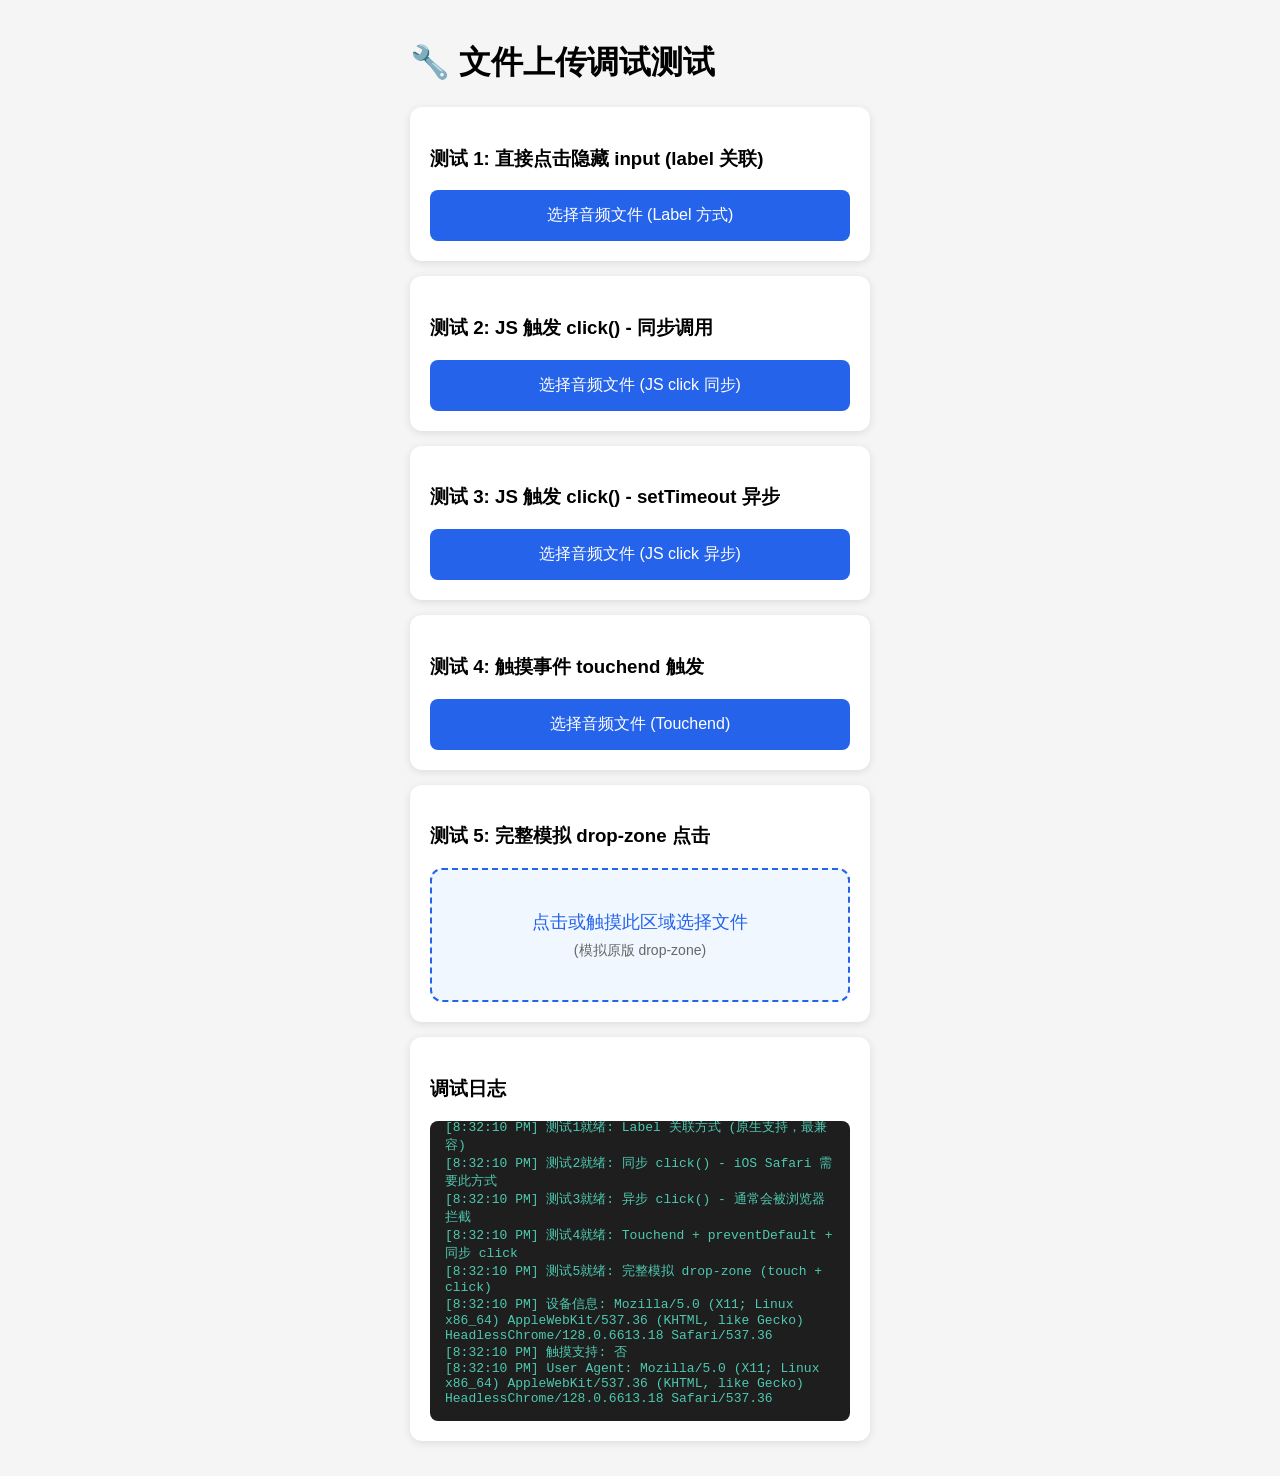
<file: debug-test.html>
<!DOCTYPE html>
<html lang="zh-CN">
<head>
    <meta charset="UTF-8">
    <meta name="viewport" content="width=device-width, initial-scale=1.0, viewport-fit=cover">
    <title>文件上传调试测试</title>
    <style>
        * { box-sizing: border-box; }
        body {
            font-family: -apple-system, sans-serif;
            padding: 20px;
            max-width: 500px;
            margin: 0 auto;
            background: #f5f5f5;
        }
        .test-box {
            background: white;
            border-radius: 12px;
            padding: 20px;
            margin: 15px 0;
            box-shadow: 0 2px 8px rgba(0,0,0,0.1);
        }
        .btn {
            display: inline-block;
            padding: 15px 30px;
            background: #2563eb;
            color: white;
            border: none;
            border-radius: 8px;
            font-size: 16px;
            cursor: pointer;
            touch-action: manipulation;
            -webkit-tap-highlight-color: transparent;
            width: 100%;
            text-align: center;
        }
        .btn:active { background: #1d4ed8; }
        .file-input {
            position: absolute;
            width: 0.1px;
            height: 0.1px;
            opacity: 0;
            overflow: hidden;
            z-index: -1;
        }
        .log {
            background: #1e1e1e;
            color: #4ec9b0;
            padding: 15px;
            border-radius: 8px;
            font-family: monospace;
            font-size: 13px;
            max-height: 300px;
            overflow: auto;
            white-space: pre-wrap;
        }
        .success { color: #4ec9b0; }
        .error { color: #f14c4c; }
        .info { color: #dcdcaa; }
    </style>
</head>
<body>
    <h1>🔧 文件上传调试测试</h1>

    <div class="test-box">
        <h3>测试 1: 直接点击隐藏 input (label 关联)</h3>
        <input type="file" id="test1-input" class="file-input" accept="audio/*">
        <label for="test1-input" class="btn">选择音频文件 (Label 方式)</label>
        <div id="test1-result"></div>
    </div>

    <div class="test-box">
        <h3>测试 2: JS 触发 click() - 同步调用</h3>
        <input type="file" id="test2-input" class="file-input" accept="audio/*">
        <button type="button" class="btn" id="test2-btn">选择音频文件 (JS click 同步)</button>
        <div id="test2-result"></div>
    </div>

    <div class="test-box">
        <h3>测试 3: JS 触发 click() - setTimeout 异步</h3>
        <input type="file" id="test3-input" class="file-input" accept="audio/*">
        <button type="button" class="btn" id="test3-btn">选择音频文件 (JS click 异步)</button>
        <div id="test3-result"></div>
    </div>

    <div class="test-box">
        <h3>测试 4: 触摸事件 touchend 触发</h3>
        <input type="file" id="test4-input" class="file-input" accept="audio/*">
        <button type="button" class="btn" id="test4-btn">选择音频文件 (Touchend)</button>
        <div id="test4-result"></div>
    </div>

    <div class="test-box">
        <h3>测试 5: 完整模拟 drop-zone 点击</h3>
        <input type="file" id="test5-input" class="file-input" accept="audio/*">
        <div id="test5-zone" style="
            border: 2px dashed #2563eb;
            border-radius: 12px;
            padding: 40px;
            text-align: center;
            cursor: pointer;
            touch-action: manipulation;
            -webkit-tap-highlight-color: transparent;
            user-select: none;
            background: #f0f7ff;
        ">
            <p style="margin: 0; font-size: 18px; color: #2563eb;">点击或触摸此区域选择文件</p>
            <p style="margin: 8px 0 0; font-size: 14px; color: #666;">(模拟原版 drop-zone)</p>
        </div>
        <div id="test5-result"></div>
    </div>

    <div class="test-box">
        <h3>调试日志</h3>
        <div class="log" id="debug-log"></div>
    </div>

    <script>
        const log = document.getElementById('debug-log');
        function addLog(msg, type = 'info') {
            const time = new Date().toLocaleTimeString();
            log.textContent += `[${time}] ${msg}\n`;
            log.scrollTop = log.scrollHeight;
        }

        // 测试 1: Label 方式 (最可靠)
        const test1Input = document.getElementById('test1-input');
        test1Input.addEventListener('change', (e) => {
            const file = e.target.files[0];
            addLog(`测试1成功: ${file?.name || '无文件'} (${file?.size || 0} bytes)`, 'success');
            document.getElementById('test1-result').innerHTML =
                `<span style="color:green">✅ 选中: ${file?.name || '取消'}</span>`;
        });
        addLog('测试1就绪: Label 关联方式 (原生支持，最兼容)');

        // 测试 2: 同步 click()
        const test2Btn = document.getElementById('test2-btn');
        const test2Input = document.getElementById('test2-input');
        test2Btn.addEventListener('click', (e) => {
            addLog('测试2: 点击按钮，同步调用 input.click()');
            test2Input.click();
        });
        test2Input.addEventListener('change', (e) => {
            const file = e.target.files[0];
            addLog(`测试2结果: ${file?.name || '取消/无反应'}`, file ? 'success' : 'error');
            document.getElementById('test2-result').innerHTML =
                `<span style="color:${file?'green':'red'}">${file?'✅ 选中: '+file.name:'❌ 无反应或取消'}</span>`;
        });
        addLog('测试2就绪: 同步 click() - iOS Safari 需要此方式');

        // 测试 3: 异步 click()
        const test3Btn = document.getElementById('test3-btn');
        const test3Input = document.getElementById('test3-input');
        test3Btn.addEventListener('click', (e) => {
            addLog('测试3: 点击按钮，setTimeout 异步调用 input.click()');
            setTimeout(() => test3Input.click(), 0);
        });
        test3Input.addEventListener('change', (e) => {
            const file = e.target.files[0];
            addLog(`测试3结果: ${file?.name || '取消/无反应'}`, file ? 'success' : 'error');
            document.getElementById('test3-result').innerHTML =
                `<span style="color:${file?'green':'red'}">${file?'✅ 选中: '+file.name:'❌ 无反应或取消'}</span>`;
        });
        addLog('测试3就绪: 异步 click() - 通常会被浏览器拦截');

        // 测试 4: Touchend
        const test4Btn = document.getElementById('test4-btn');
        const test4Input = document.getElementById('test4-input');
        const triggerTouch = (e) => {
            e.preventDefault();
            addLog('测试4: touchend 触发，同步调用 input.click()');
            test4Input.click();
        };
        test4Btn.addEventListener('click', triggerTouch);
        test4Btn.addEventListener('touchend', triggerTouch, { passive: false });
        test4Input.addEventListener('change', (e) => {
            const file = e.target.files[0];
            addLog(`测试4结果: ${file?.name || '取消/无反应'}`, file ? 'success' : 'error');
            document.getElementById('test4-result').innerHTML =
                `<span style="color:${file?'green':'red'}">${file?'✅ 选中: '+file.name:'❌ 无反应或取消'}</span>`;
        });
        addLog('测试4就绪: Touchend + preventDefault + 同步 click');

        // 测试 5: 模拟 drop-zone
        const test5Zone = document.getElementById('test5-zone');
        const test5Input = document.getElementById('test5-input');
        let touchMoved5 = false;
        let touchStartY5 = 0;

        test5Zone.addEventListener('touchstart', (e) => {
            touchStartY5 = e.touches[0].clientY;
            touchMoved5 = false;
            addLog('测试5: touchstart');
        }, { passive: true });

        test5Zone.addEventListener('touchmove', (e) => {
            if (Math.abs(e.touches[0].clientY - touchStartY5) > 10) {
                touchMoved5 = true;
            }
        }, { passive: true });

        test5Zone.addEventListener('touchend', (e) => {
            if (touchMoved5) { addLog('测试5: 检测到滑动，忽略'); return; }
            e.preventDefault();
            addLog('测试5: touchend 触发文件选择');
            test5Input.click();
        }, { passive: false });

        test5Zone.addEventListener('click', (e) => {
            addLog('测试5: click 事件触发文件选择');
            test5Input.click();
        });

        test5Input.addEventListener('change', (e) => {
            const file = e.target.files[0];
            addLog(`测试5结果: ${file?.name || '取消/无反应'}`, file ? 'success' : 'error');
            document.getElementById('test5-result').innerHTML =
                `<span style="color:${file?'green':'red'}">${file?'✅ 选中: '+file.name:'❌ 无反应或取消'}</span>`;
        });
        addLog('测试5就绪: 完整模拟 drop-zone (touch + click)');

        // 设备信息
        addLog(`设备信息: ${navigator.userAgent}`, 'info');
        addLog(`触摸支持: ${'ontouchstart' in window ? '是' : '否'}`, 'info');
        addLog(`User Agent: ${navigator.userAgent}`, 'info');
    </script>
</body>
</html>
</file>
